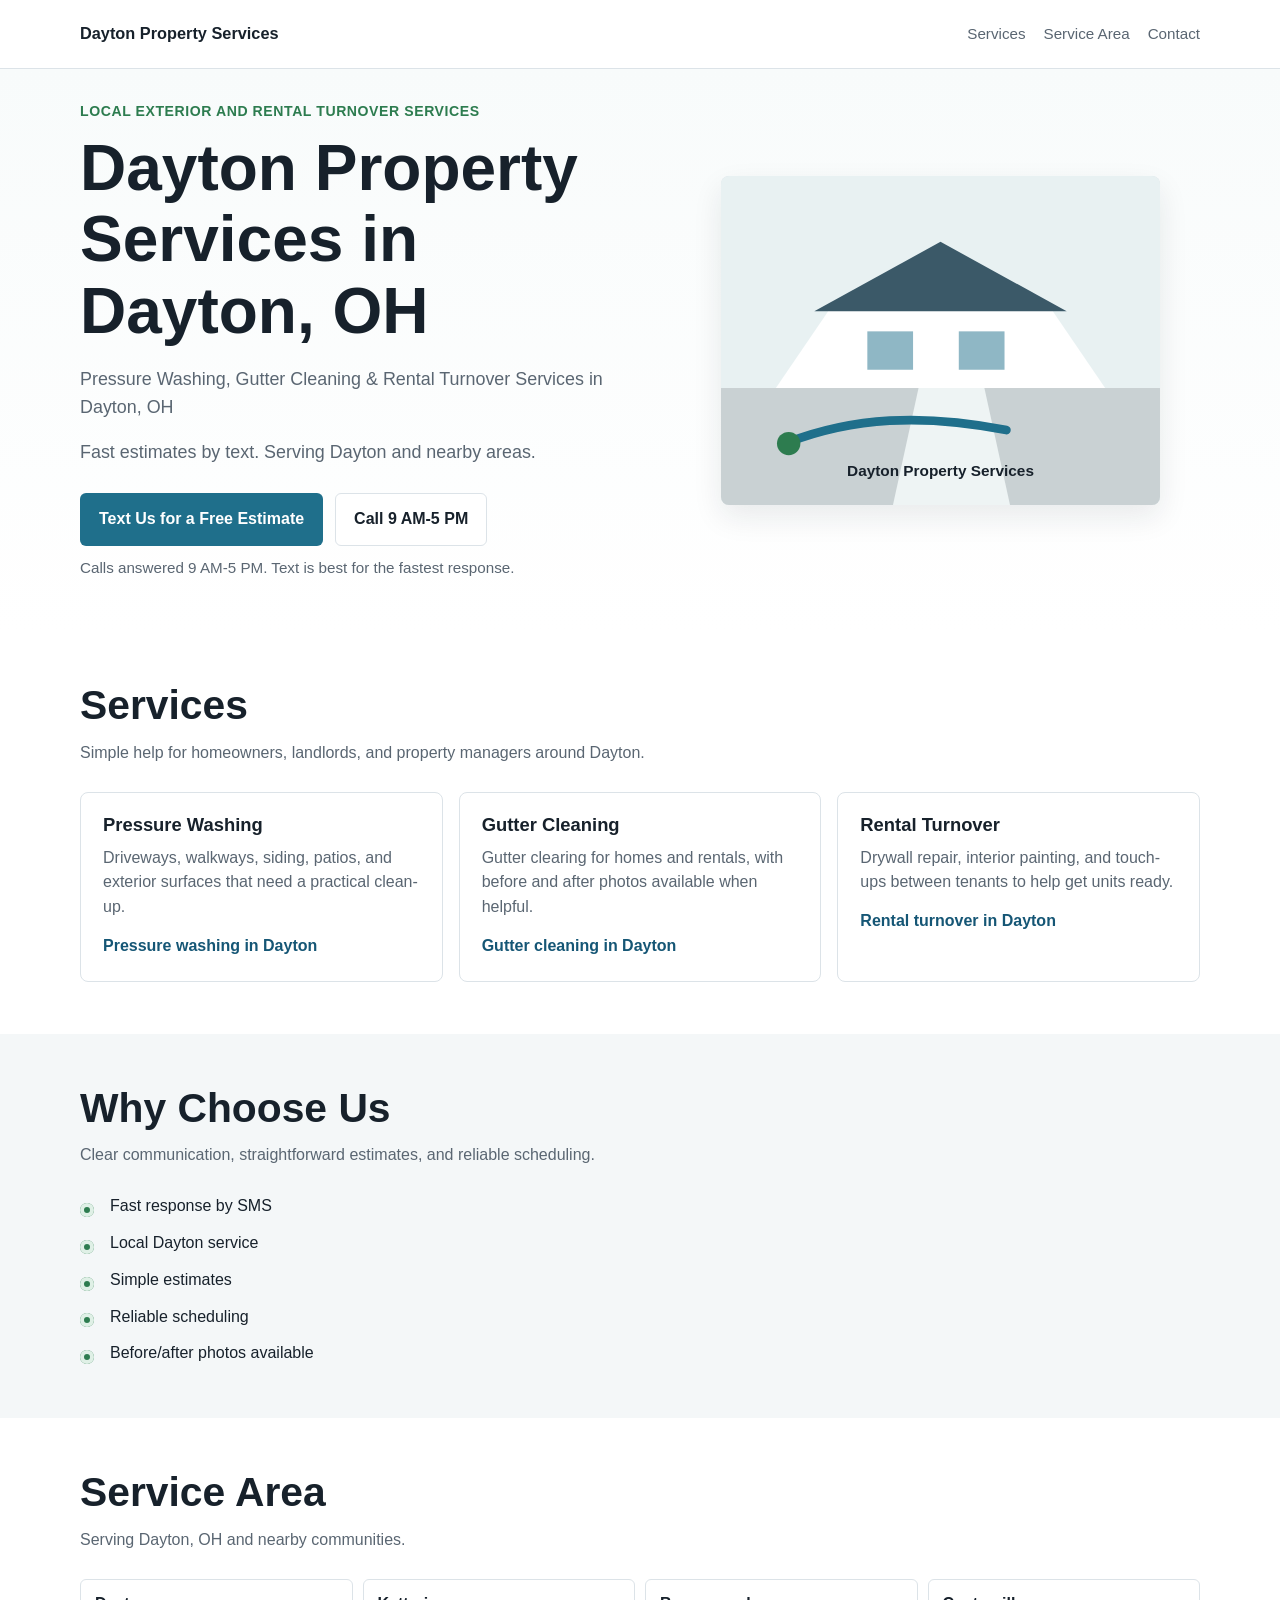
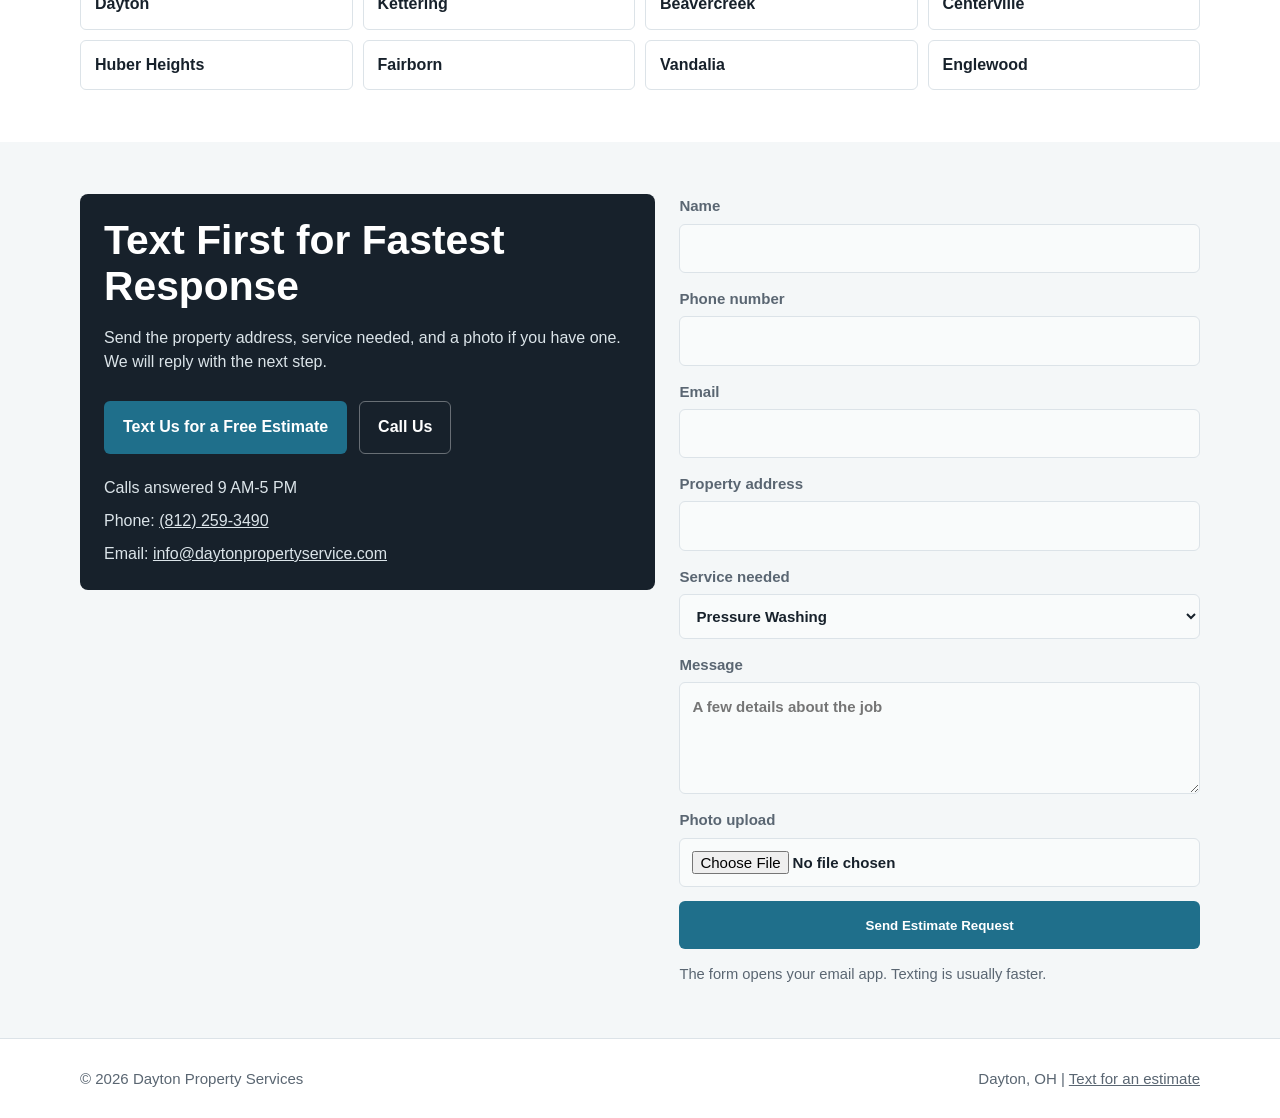
<file: index.html>
﻿<!doctype html>
<html lang="en">
  <head>
    <meta charset="utf-8">
    <meta name="viewport" content="width=device-width, initial-scale=1">
    <title>Dayton Property Services | Pressure Washing, Gutter Cleaning & Rental Turnover in Dayton, OH</title>
    <meta name="description" content="Dayton Property Services provides pressure washing, gutter cleaning, drywall repair, interior painting, and rental turnover help in Dayton, OH and nearby areas. Text for a free estimate.">
    <style>
:root {
  --ink: #17212b;
  --muted: #5a6672;
  --line: #dce3e8;
  --paper: #ffffff;
  --soft: #f4f7f8;
  --field: #f9fbfb;
  --blue: #1f6f8b;
  --blue-dark: #155675;
  --green: #2d7c4f;
  --gold: #b67a22;
  --shadow: 0 12px 30px rgba(23, 33, 43, 0.09);
  font-family: Arial, Helvetica, sans-serif;
}

* {
  box-sizing: border-box;
}

html {
  scroll-behavior: smooth;
}

body {
  margin: 0;
  color: var(--ink);
  background: var(--paper);
  line-height: 1.55;
}

a {
  color: inherit;
}

img {
  display: block;
  max-width: 100%;
}

.site-header {
  position: sticky;
  top: 0;
  z-index: 20;
  background: rgba(255, 255, 255, 0.96);
  border-bottom: 1px solid var(--line);
}

.nav {
  width: min(1120px, calc(100% - 32px));
  margin: 0 auto;
  min-height: 68px;
  display: flex;
  align-items: center;
  justify-content: space-between;
  gap: 16px;
}

.brand {
  text-decoration: none;
  font-weight: 800;
  font-size: 1.02rem;
}

.nav-links {
  display: none;
  align-items: center;
  gap: 18px;
  color: var(--muted);
  font-size: 0.95rem;
}

.nav-links a {
  text-decoration: none;
}

.section {
  padding: 52px 0;
}

.section.soft {
  background: var(--soft);
}

.wrap {
  width: min(1120px, calc(100% - 32px));
  margin: 0 auto;
}

.hero {
  background: linear-gradient(180deg, #f8fbfb 0%, #ffffff 100%);
  padding: 32px 0 52px;
}

.hero-grid {
  display: grid;
  gap: 28px;
  align-items: center;
}

.eyebrow {
  margin: 0 0 10px;
  color: var(--green);
  font-weight: 800;
  font-size: 0.88rem;
  text-transform: uppercase;
  letter-spacing: 0.04em;
}

h1,
h2,
h3 {
  line-height: 1.12;
  margin: 0;
}

h1 {
  max-width: 780px;
  font-size: clamp(2rem, 8vw, 4rem);
}

h2 {
  font-size: clamp(1.7rem, 5vw, 2.55rem);
}

h3 {
  font-size: 1.15rem;
}

.lead {
  margin: 18px 0 0;
  max-width: 660px;
  color: var(--muted);
  font-size: 1.12rem;
}

.cta-row {
  margin-top: 26px;
  display: flex;
  flex-direction: column;
  gap: 12px;
}

.button {
  min-height: 48px;
  border-radius: 6px;
  padding: 13px 18px;
  display: inline-flex;
  justify-content: center;
  align-items: center;
  gap: 8px;
  border: 1px solid transparent;
  background: var(--blue);
  color: #fff;
  text-decoration: none;
  font-weight: 800;
  text-align: center;
}

.button:hover {
  background: var(--blue-dark);
}

.button.secondary {
  background: #fff;
  color: var(--ink);
  border-color: var(--line);
}

.button.secondary:hover {
  background: var(--soft);
}

.call-note {
  margin: 10px 0 0;
  color: var(--muted);
  font-size: 0.95rem;
}

.hero-photo {
  border-radius: 8px;
  overflow: hidden;
  box-shadow: var(--shadow);
  background: var(--line);
}

.hero-photo img {
  width: 100%;
  aspect-ratio: 4 / 3;
  object-fit: cover;
}

.section-head {
  max-width: 760px;
  margin-bottom: 26px;
}

.section-head p {
  margin: 12px 0 0;
  color: var(--muted);
}

.grid {
  display: grid;
  gap: 16px;
}

.cards {
  grid-template-columns: 1fr;
}

.card {
  border: 1px solid var(--line);
  border-radius: 8px;
  padding: 22px;
  background: #fff;
}

.card p {
  margin: 10px 0 0;
  color: var(--muted);
}

.card a {
  display: inline-block;
  margin-top: 14px;
  color: var(--blue-dark);
  font-weight: 800;
  text-decoration: none;
}

.check-list,
.area-list {
  list-style: none;
  padding: 0;
  margin: 0;
}

.check-list {
  display: grid;
  gap: 12px;
}

.check-list li {
  padding-left: 30px;
  position: relative;
}

.check-list li::before {
  content: "";
  position: absolute;
  left: 0;
  top: 0.55em;
  width: 14px;
  height: 14px;
  border-radius: 50%;
  background: var(--green);
  box-shadow: inset 0 0 0 4px #dff0e6;
}

.area-list {
  display: grid;
  grid-template-columns: repeat(2, minmax(0, 1fr));
  gap: 10px;
}

.area-list li {
  padding: 12px 14px;
  background: #fff;
  border: 1px solid var(--line);
  border-radius: 6px;
  font-weight: 700;
}

.contact-grid {
  display: grid;
  gap: 24px;
  align-items: start;
}

.contact-panel {
  padding: 24px;
  border-radius: 8px;
  background: var(--ink);
  color: #fff;
}

.contact-panel p {
  color: #dbe4e9;
}

.contact-panel .button.secondary {
  color: #fff;
  background: transparent;
  border-color: rgba(255, 255, 255, 0.35);
}

.contact-panel .button.secondary:hover {
  background: rgba(255, 255, 255, 0.1);
}

.contact-details {
  margin-top: 22px;
  display: grid;
  gap: 8px;
  color: #dbe4e9;
}

form {
  display: grid;
  gap: 14px;
}

label {
  display: grid;
  gap: 6px;
  color: var(--muted);
  font-weight: 700;
  font-size: 0.94rem;
}

input,
select,
textarea {
  width: 100%;
  border: 1px solid var(--line);
  border-radius: 6px;
  padding: 12px;
  background: var(--field);
  color: var(--ink);
  font: inherit;
}

textarea {
  min-height: 112px;
  resize: vertical;
}

.form-note {
  margin: 0;
  color: var(--muted);
  font-size: 0.92rem;
}

.service-hero {
  padding: 48px 0;
  background: var(--soft);
}

.service-body {
  max-width: 820px;
}

.service-body p {
  color: var(--muted);
}

.mini-nav {
  padding: 18px 0 0;
  display: flex;
  flex-wrap: wrap;
  gap: 10px;
}

.mini-nav a {
  padding: 8px 10px;
  border: 1px solid var(--line);
  border-radius: 6px;
  text-decoration: none;
  color: var(--muted);
  font-weight: 700;
  font-size: 0.92rem;
}

.site-footer {
  padding: 28px 0;
  border-top: 1px solid var(--line);
  color: var(--muted);
  font-size: 0.94rem;
}

.footer-inner {
  display: grid;
  gap: 8px;
}

@media (min-width: 720px) {
  .nav-links {
    display: flex;
  }

  .hero-grid,
  .contact-grid {
    grid-template-columns: 1.05fr 0.95fr;
  }

  .cta-row {
    flex-direction: row;
    align-items: center;
  }

  .cards {
    grid-template-columns: repeat(3, minmax(0, 1fr));
  }

  .area-list {
    grid-template-columns: repeat(4, minmax(0, 1fr));
  }

  .footer-inner {
    grid-template-columns: 1fr auto;
  }
}

@media (max-width: 420px) {
  .wrap,
  .nav {
    width: min(100% - 24px, 1120px);
  }

  .button {
    width: 100%;
  }

  .area-list {
    grid-template-columns: 1fr;
  }
}

</style>
  </head>
  <body>
    <header class="site-header">
      <nav class="nav" aria-label="Main navigation">
        <a class="brand" href="index.html" data-business-name>Dayton Property Services</a>
        <div class="nav-links">
          <a href="#services">Services</a>
          <a href="#areas">Service Area</a>
          <a href="#contact">Contact</a>
        </div>
      </nav>
    </header>

    <main>
      <section class="hero">
        <div class="wrap hero-grid">
          <div>
            <p class="eyebrow">Local exterior and rental turnover services</p>
            <h1>Dayton Property Services in Dayton, OH</h1>
            <p class="lead">Pressure Washing, Gutter Cleaning & Rental Turnover Services in Dayton, OH</p>
            <p class="lead">Fast estimates by text. Serving Dayton and nearby areas.</p>
            <div class="cta-row">
              <a class="button" href="sms:+18122593490" data-sms-link>Text Us for a Free Estimate</a>
              <a class="button secondary" href="tel:+18122593490" data-phone-link>Call 9 AM-5 PM</a>
            </div>
            <p class="call-note">Calls answered 9 AM-5 PM. Text is best for the fastest response.</p>
          </div>
          <figure class="hero-photo">
            <img src="data:image/svg+xml,%3Csvg%20xmlns%3D%22http%3A//www.w3.org/2000/svg%22%20viewBox%3D%220%200%201200%20900%22%3E%3Crect%20width%3D%221200%22%20height%3D%22900%22%20fill%3D%22%23e8f1f2%22/%3E%3Crect%20y%3D%22580%22%20width%3D%221200%22%20height%3D%22320%22%20fill%3D%22%23c9d1d3%22/%3E%3Cpath%20d%3D%22M150%20580h900L900%20360H300z%22%20fill%3D%22%23ffffff%22/%3E%3Cpath%20d%3D%22M255%20370l345-190%20345%20190z%22%20fill%3D%22%233b5968%22/%3E%3Crect%20x%3D%22400%22%20y%3D%22425%22%20width%3D%22125%22%20height%3D%22105%22%20fill%3D%22%238fb7c5%22/%3E%3Crect%20x%3D%22650%22%20y%3D%22425%22%20width%3D%22125%22%20height%3D%22105%22%20fill%3D%22%238fb7c5%22/%3E%3Cpath%20d%3D%22M470%20900h320L720%20580H540z%22%20fill%3D%22%23eef4f4%22/%3E%3Cpath%20d%3D%22M180%20730c180-70%20370-80%20600-35%22%20stroke%3D%22%231f6f8b%22%20stroke-width%3D%2224%22%20fill%3D%22none%22%20stroke-linecap%3D%22round%22/%3E%3Ccircle%20cx%3D%22185%22%20cy%3D%22732%22%20r%3D%2232%22%20fill%3D%22%232d7c4f%22/%3E%3Ctext%20x%3D%22600%22%20y%3D%22820%22%20font-family%3D%22Arial%22%20font-size%3D%2242%22%20font-weight%3D%22700%22%20text-anchor%3D%22middle%22%20fill%3D%22%2317212b%22%3EDayton%20Property%20Services%3C/text%3E%3C/svg%3E" alt="Clean driveway and home exterior after property service work">
          </figure>
        </div>
      </section>

      <section class="section" id="services">
        <div class="wrap">
          <div class="section-head">
            <h2>Services</h2>
            <p>Simple help for homeowners, landlords, and property managers around Dayton.</p>
          </div>
          <div class="grid cards">
            <article class="card">
              <h3>Pressure Washing</h3>
              <p>Driveways, walkways, siding, patios, and exterior surfaces that need a practical clean-up.</p>
              <a href="pressure-washing-dayton-oh/">Pressure washing in Dayton</a>
            </article>
            <article class="card">
              <h3>Gutter Cleaning</h3>
              <p>Gutter clearing for homes and rentals, with before and after photos available when helpful.</p>
              <a href="gutter-cleaning-dayton-oh/">Gutter cleaning in Dayton</a>
            </article>
            <article class="card">
              <h3>Rental Turnover</h3>
              <p>Drywall repair, interior painting, and touch-ups between tenants to help get units ready.</p>
              <a href="rental-turnover-dayton-oh/">Rental turnover in Dayton</a>
            </article>
          </div>
        </div>
      </section>

      <section class="section soft">
        <div class="wrap">
          <div class="section-head">
            <h2>Why Choose Us</h2>
            <p>Clear communication, straightforward estimates, and reliable scheduling.</p>
          </div>
          <ul class="check-list">
            <li>Fast response by SMS</li>
            <li>Local Dayton service</li>
            <li>Simple estimates</li>
            <li>Reliable scheduling</li>
            <li>Before/after photos available</li>
          </ul>
        </div>
      </section>

      <section class="section" id="areas">
        <div class="wrap">
          <div class="section-head">
            <h2>Service Area</h2>
            <p>Serving Dayton, OH and nearby communities.</p>
          </div>
          <ul class="area-list" data-area-list>
            <li>Dayton</li>
            <li>Kettering</li>
            <li>Beavercreek</li>
            <li>Centerville</li>
            <li>Huber Heights</li>
            <li>Fairborn</li>
            <li>Vandalia</li>
            <li>Englewood</li>
          </ul>
        </div>
      </section>

      <section class="section soft" id="contact">
        <div class="wrap contact-grid">
          <div class="contact-panel">
            <h2>Text First for Fastest Response</h2>
            <p>Send the property address, service needed, and a photo if you have one. We will reply with the next step.</p>
            <div class="cta-row">
              <a class="button" href="sms:+18122593490" data-sms-link>Text Us for a Free Estimate</a>
              <a class="button secondary" href="tel:+18122593490" data-phone-link>Call Us</a>
            </div>
            <div class="contact-details">
              <span>Calls answered 9 AM-5 PM</span>
              <span>Phone: <a href="tel:+18122593490" data-phone-link data-phone>(812) 259-3490</a></span>
              <span>Email: <a href="mailto:info@daytonpropertyservice.com" data-email-link data-email>info@daytonpropertyservice.com</a></span>
            </div>
          </div>
          <form data-contact-form>
            <label>Name<input name="name" autocomplete="name" required></label>
            <label>Phone number<input name="phone" type="tel" autocomplete="tel" required></label>
            <label>Email<input name="email" type="email" autocomplete="email"></label>
            <label>Property address<input name="property-address" autocomplete="street-address"></label>
            <label>Service needed
              <select name="service-needed">
                <option>Pressure Washing</option>
                <option>Gutter Cleaning</option>
                <option>Rental Turnover</option>
                <option>Drywall Repair</option>
                <option>Interior Painting</option>
                <option>Not sure yet</option>
              </select>
            </label>
            <label>Message<textarea name="message" placeholder="A few details about the job"></textarea></label>
            <label>Photo upload<input name="photo" type="file" accept="image/*"></label>
            <button class="button" type="submit">Send Estimate Request</button>
            <p class="form-note">The form opens your email app. Texting is usually faster.</p>
          </form>
        </div>
      </section>
    </main>

    <footer class="site-footer">
      <div class="wrap footer-inner">
        <span>&copy; 2026 <span data-business-name>Dayton Property Services</span></span>
        <span>Dayton, OH | <a href="sms:+18122593490" data-sms-link>Text for an estimate</a></span>
      </div>
    </footer>
    
  </body>
</html>
</file>
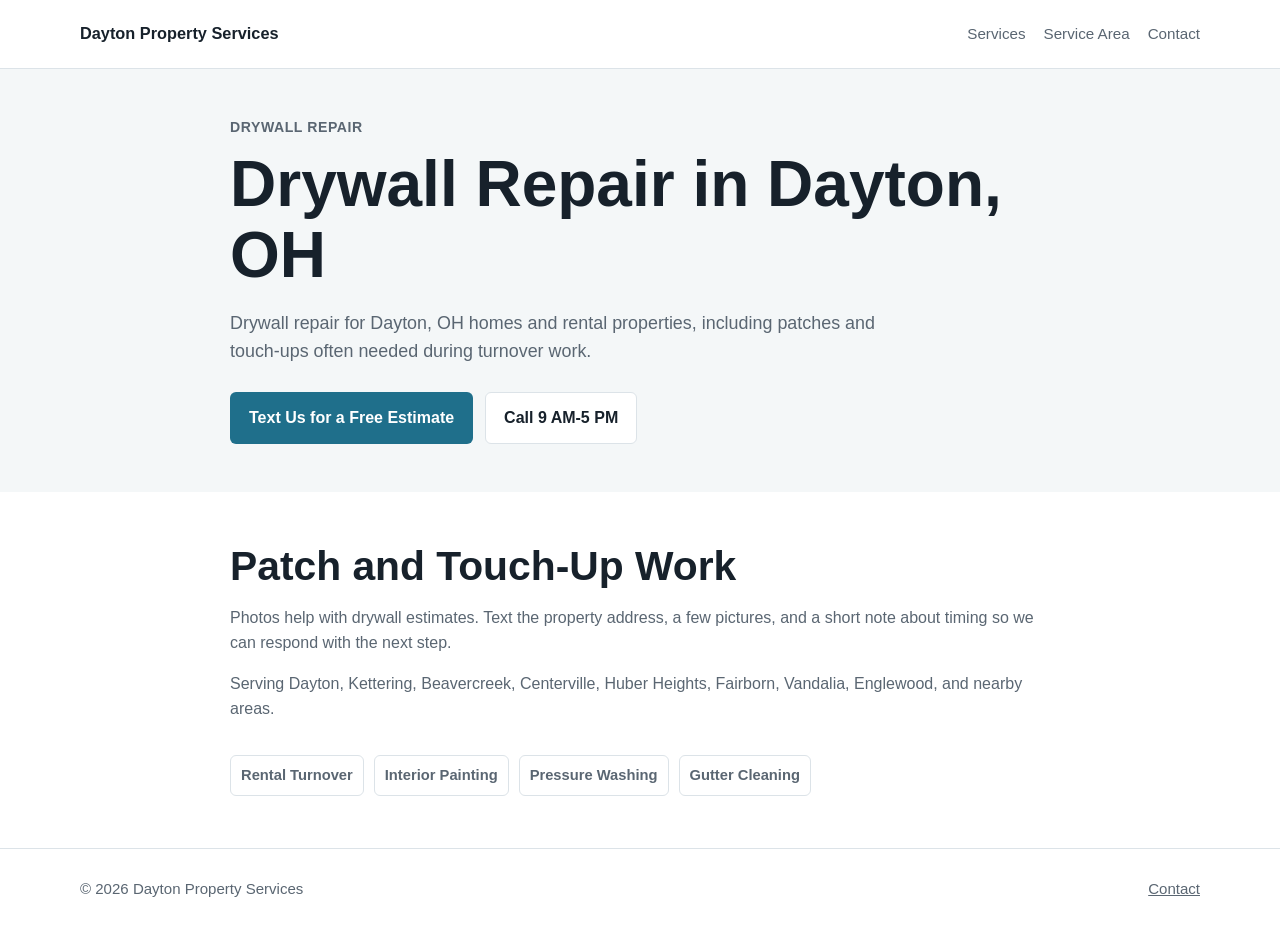
<file: drywall-repair-dayton-oh/index.html>
﻿<!doctype html>
<html lang="en">
  <head>
    <meta charset="utf-8">
    <meta name="viewport" content="width=device-width, initial-scale=1">
    <title>Drywall Repair Dayton, OH | Dayton Property Services</title>
    <meta name="description" content="Drywall repair in Dayton, OH for rental turnovers, wall damage, patches, and touch-ups. Text Dayton Property Services for an estimate.">
    <style>
:root {
  --ink: #17212b;
  --muted: #5a6672;
  --line: #dce3e8;
  --paper: #ffffff;
  --soft: #f4f7f8;
  --field: #f9fbfb;
  --blue: #1f6f8b;
  --blue-dark: #155675;
  --green: #2d7c4f;
  --gold: #b67a22;
  --shadow: 0 12px 30px rgba(23, 33, 43, 0.09);
  font-family: Arial, Helvetica, sans-serif;
}

* {
  box-sizing: border-box;
}

html {
  scroll-behavior: smooth;
}

body {
  margin: 0;
  color: var(--ink);
  background: var(--paper);
  line-height: 1.55;
}

a {
  color: inherit;
}

img {
  display: block;
  max-width: 100%;
}

.site-header {
  position: sticky;
  top: 0;
  z-index: 20;
  background: rgba(255, 255, 255, 0.96);
  border-bottom: 1px solid var(--line);
}

.nav {
  width: min(1120px, calc(100% - 32px));
  margin: 0 auto;
  min-height: 68px;
  display: flex;
  align-items: center;
  justify-content: space-between;
  gap: 16px;
}

.brand {
  text-decoration: none;
  font-weight: 800;
  font-size: 1.02rem;
}

.nav-links {
  display: none;
  align-items: center;
  gap: 18px;
  color: var(--muted);
  font-size: 0.95rem;
}

.nav-links a {
  text-decoration: none;
}

.section {
  padding: 52px 0;
}

.section.soft {
  background: var(--soft);
}

.wrap {
  width: min(1120px, calc(100% - 32px));
  margin: 0 auto;
}

.hero {
  background: linear-gradient(180deg, #f8fbfb 0%, #ffffff 100%);
  padding: 32px 0 52px;
}

.hero-grid {
  display: grid;
  gap: 28px;
  align-items: center;
}

.eyebrow {
  margin: 0 0 10px;
  color: var(--green);
  font-weight: 800;
  font-size: 0.88rem;
  text-transform: uppercase;
  letter-spacing: 0.04em;
}

h1,
h2,
h3 {
  line-height: 1.12;
  margin: 0;
}

h1 {
  max-width: 780px;
  font-size: clamp(2rem, 8vw, 4rem);
}

h2 {
  font-size: clamp(1.7rem, 5vw, 2.55rem);
}

h3 {
  font-size: 1.15rem;
}

.lead {
  margin: 18px 0 0;
  max-width: 660px;
  color: var(--muted);
  font-size: 1.12rem;
}

.cta-row {
  margin-top: 26px;
  display: flex;
  flex-direction: column;
  gap: 12px;
}

.button {
  min-height: 48px;
  border-radius: 6px;
  padding: 13px 18px;
  display: inline-flex;
  justify-content: center;
  align-items: center;
  gap: 8px;
  border: 1px solid transparent;
  background: var(--blue);
  color: #fff;
  text-decoration: none;
  font-weight: 800;
  text-align: center;
}

.button:hover {
  background: var(--blue-dark);
}

.button.secondary {
  background: #fff;
  color: var(--ink);
  border-color: var(--line);
}

.button.secondary:hover {
  background: var(--soft);
}

.call-note {
  margin: 10px 0 0;
  color: var(--muted);
  font-size: 0.95rem;
}

.hero-photo {
  border-radius: 8px;
  overflow: hidden;
  box-shadow: var(--shadow);
  background: var(--line);
}

.hero-photo img {
  width: 100%;
  aspect-ratio: 4 / 3;
  object-fit: cover;
}

.section-head {
  max-width: 760px;
  margin-bottom: 26px;
}

.section-head p {
  margin: 12px 0 0;
  color: var(--muted);
}

.grid {
  display: grid;
  gap: 16px;
}

.cards {
  grid-template-columns: 1fr;
}

.card {
  border: 1px solid var(--line);
  border-radius: 8px;
  padding: 22px;
  background: #fff;
}

.card p {
  margin: 10px 0 0;
  color: var(--muted);
}

.card a {
  display: inline-block;
  margin-top: 14px;
  color: var(--blue-dark);
  font-weight: 800;
  text-decoration: none;
}

.check-list,
.area-list {
  list-style: none;
  padding: 0;
  margin: 0;
}

.check-list {
  display: grid;
  gap: 12px;
}

.check-list li {
  padding-left: 30px;
  position: relative;
}

.check-list li::before {
  content: "";
  position: absolute;
  left: 0;
  top: 0.55em;
  width: 14px;
  height: 14px;
  border-radius: 50%;
  background: var(--green);
  box-shadow: inset 0 0 0 4px #dff0e6;
}

.area-list {
  display: grid;
  grid-template-columns: repeat(2, minmax(0, 1fr));
  gap: 10px;
}

.area-list li {
  padding: 12px 14px;
  background: #fff;
  border: 1px solid var(--line);
  border-radius: 6px;
  font-weight: 700;
}

.contact-grid {
  display: grid;
  gap: 24px;
  align-items: start;
}

.contact-panel {
  padding: 24px;
  border-radius: 8px;
  background: var(--ink);
  color: #fff;
}

.contact-panel p {
  color: #dbe4e9;
}

.contact-panel .button.secondary {
  color: #fff;
  background: transparent;
  border-color: rgba(255, 255, 255, 0.35);
}

.contact-panel .button.secondary:hover {
  background: rgba(255, 255, 255, 0.1);
}

.contact-details {
  margin-top: 22px;
  display: grid;
  gap: 8px;
  color: #dbe4e9;
}

form {
  display: grid;
  gap: 14px;
}

label {
  display: grid;
  gap: 6px;
  color: var(--muted);
  font-weight: 700;
  font-size: 0.94rem;
}

input,
select,
textarea {
  width: 100%;
  border: 1px solid var(--line);
  border-radius: 6px;
  padding: 12px;
  background: var(--field);
  color: var(--ink);
  font: inherit;
}

textarea {
  min-height: 112px;
  resize: vertical;
}

.form-note {
  margin: 0;
  color: var(--muted);
  font-size: 0.92rem;
}

.service-hero {
  padding: 48px 0;
  background: var(--soft);
}

.service-body {
  max-width: 820px;
}

.service-body p {
  color: var(--muted);
}

.mini-nav {
  padding: 18px 0 0;
  display: flex;
  flex-wrap: wrap;
  gap: 10px;
}

.mini-nav a {
  padding: 8px 10px;
  border: 1px solid var(--line);
  border-radius: 6px;
  text-decoration: none;
  color: var(--muted);
  font-weight: 700;
  font-size: 0.92rem;
}

.site-footer {
  padding: 28px 0;
  border-top: 1px solid var(--line);
  color: var(--muted);
  font-size: 0.94rem;
}

.footer-inner {
  display: grid;
  gap: 8px;
}

@media (min-width: 720px) {
  .nav-links {
    display: flex;
  }

  .hero-grid,
  .contact-grid {
    grid-template-columns: 1.05fr 0.95fr;
  }

  .cta-row {
    flex-direction: row;
    align-items: center;
  }

  .cards {
    grid-template-columns: repeat(3, minmax(0, 1fr));
  }

  .area-list {
    grid-template-columns: repeat(4, minmax(0, 1fr));
  }

  .footer-inner {
    grid-template-columns: 1fr auto;
  }
}

@media (max-width: 420px) {
  .wrap,
  .nav {
    width: min(100% - 24px, 1120px);
  }

  .button {
    width: 100%;
  }

  .area-list {
    grid-template-columns: 1fr;
  }
}

</style>
  </head>
  <body>
    <header class="site-header"><nav class="nav"><a class="brand" href="../index.html" data-business-name>Dayton Property Services</a><div class="nav-links"><a href="../index.html#services">Services</a><a href="../index.html#areas">Service Area</a><a href="../index.html#contact">Contact</a></div></nav></header>
    <main>
      <section class="service-hero"><div class="wrap service-body"><p class="eyebrow">Drywall Repair</p><h1>Drywall Repair in Dayton, OH</h1><p class="lead">Drywall repair for Dayton, OH homes and rental properties, including patches and touch-ups often needed during turnover work.</p><div class="cta-row"><a class="button" href="sms:+18122593490" data-sms-link>Text Us for a Free Estimate</a><a class="button secondary" href="tel:+18122593490" data-phone-link>Call 9 AM-5 PM</a></div></div></section>
      <section class="section"><div class="wrap service-body"><h2>Patch and Touch-Up Work</h2><p>Photos help with drywall estimates. Text the property address, a few pictures, and a short note about timing so we can respond with the next step.</p><p>Serving Dayton, Kettering, Beavercreek, Centerville, Huber Heights, Fairborn, Vandalia, Englewood, and nearby areas.</p><div class="mini-nav"><a href="../rental-turnover-dayton-oh/">Rental Turnover</a><a href="../interior-painting-dayton-oh/">Interior Painting</a><a href="../pressure-washing-dayton-oh/">Pressure Washing</a><a href="../gutter-cleaning-dayton-oh/">Gutter Cleaning</a></div></div></section>
    </main>
    <footer class="site-footer"><div class="wrap footer-inner"><span>&copy; 2026 <span data-business-name>Dayton Property Services</span></span><span><a href="../index.html#contact">Contact</a></span></div></footer>
    
  </body>
</html>
</file>
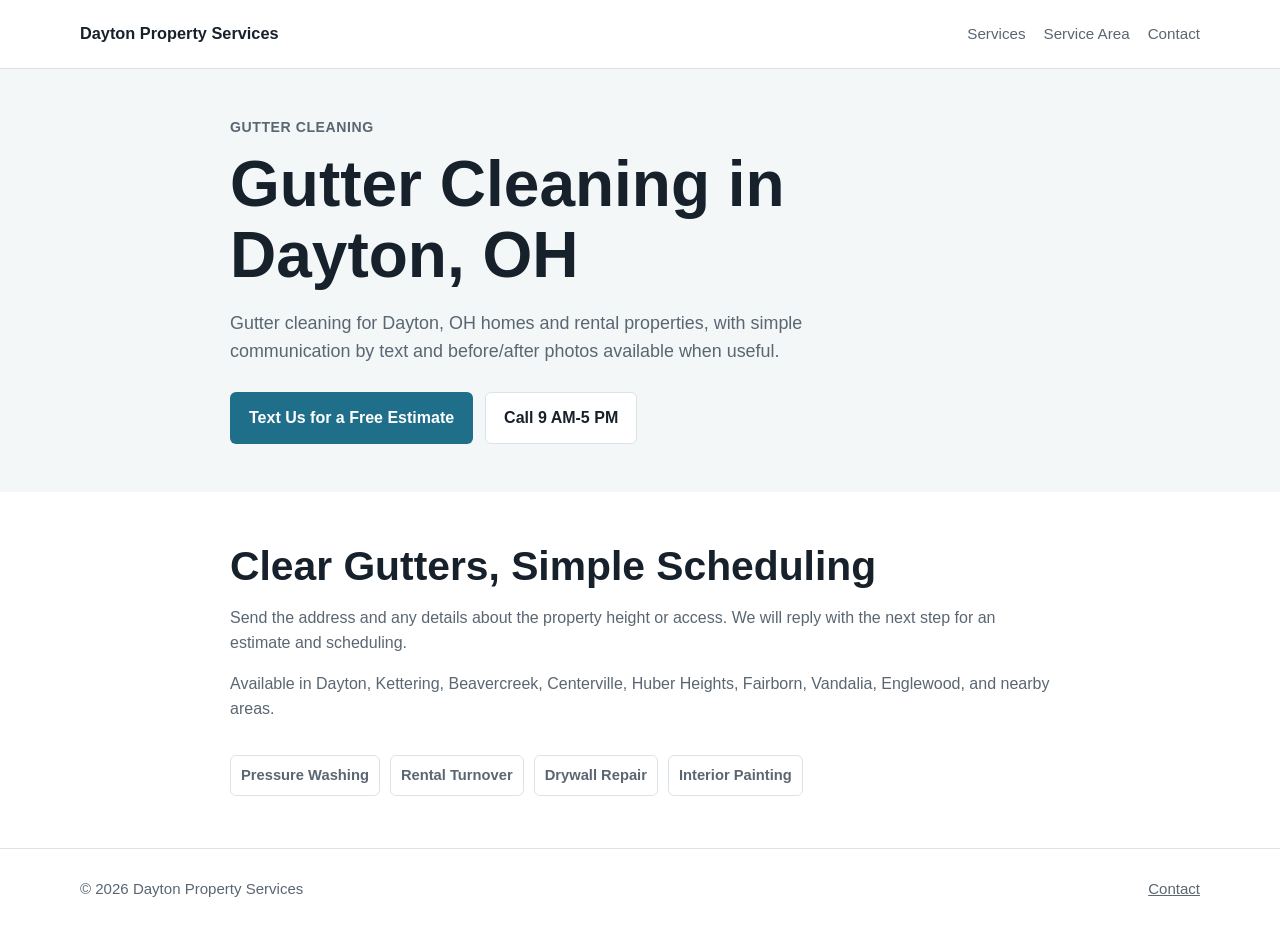
<file: gutter-cleaning-dayton-oh/index.html>
﻿<!doctype html>
<html lang="en">
  <head>
    <meta charset="utf-8">
    <meta name="viewport" content="width=device-width, initial-scale=1">
    <title>Gutter Cleaning Dayton, OH | Dayton Property Services</title>
    <meta name="description" content="Gutter cleaning in Dayton, OH for homes and rentals. Text Dayton Property Services for a simple estimate and scheduling information.">
    <style>
:root {
  --ink: #17212b;
  --muted: #5a6672;
  --line: #dce3e8;
  --paper: #ffffff;
  --soft: #f4f7f8;
  --field: #f9fbfb;
  --blue: #1f6f8b;
  --blue-dark: #155675;
  --green: #2d7c4f;
  --gold: #b67a22;
  --shadow: 0 12px 30px rgba(23, 33, 43, 0.09);
  font-family: Arial, Helvetica, sans-serif;
}

* {
  box-sizing: border-box;
}

html {
  scroll-behavior: smooth;
}

body {
  margin: 0;
  color: var(--ink);
  background: var(--paper);
  line-height: 1.55;
}

a {
  color: inherit;
}

img {
  display: block;
  max-width: 100%;
}

.site-header {
  position: sticky;
  top: 0;
  z-index: 20;
  background: rgba(255, 255, 255, 0.96);
  border-bottom: 1px solid var(--line);
}

.nav {
  width: min(1120px, calc(100% - 32px));
  margin: 0 auto;
  min-height: 68px;
  display: flex;
  align-items: center;
  justify-content: space-between;
  gap: 16px;
}

.brand {
  text-decoration: none;
  font-weight: 800;
  font-size: 1.02rem;
}

.nav-links {
  display: none;
  align-items: center;
  gap: 18px;
  color: var(--muted);
  font-size: 0.95rem;
}

.nav-links a {
  text-decoration: none;
}

.section {
  padding: 52px 0;
}

.section.soft {
  background: var(--soft);
}

.wrap {
  width: min(1120px, calc(100% - 32px));
  margin: 0 auto;
}

.hero {
  background: linear-gradient(180deg, #f8fbfb 0%, #ffffff 100%);
  padding: 32px 0 52px;
}

.hero-grid {
  display: grid;
  gap: 28px;
  align-items: center;
}

.eyebrow {
  margin: 0 0 10px;
  color: var(--green);
  font-weight: 800;
  font-size: 0.88rem;
  text-transform: uppercase;
  letter-spacing: 0.04em;
}

h1,
h2,
h3 {
  line-height: 1.12;
  margin: 0;
}

h1 {
  max-width: 780px;
  font-size: clamp(2rem, 8vw, 4rem);
}

h2 {
  font-size: clamp(1.7rem, 5vw, 2.55rem);
}

h3 {
  font-size: 1.15rem;
}

.lead {
  margin: 18px 0 0;
  max-width: 660px;
  color: var(--muted);
  font-size: 1.12rem;
}

.cta-row {
  margin-top: 26px;
  display: flex;
  flex-direction: column;
  gap: 12px;
}

.button {
  min-height: 48px;
  border-radius: 6px;
  padding: 13px 18px;
  display: inline-flex;
  justify-content: center;
  align-items: center;
  gap: 8px;
  border: 1px solid transparent;
  background: var(--blue);
  color: #fff;
  text-decoration: none;
  font-weight: 800;
  text-align: center;
}

.button:hover {
  background: var(--blue-dark);
}

.button.secondary {
  background: #fff;
  color: var(--ink);
  border-color: var(--line);
}

.button.secondary:hover {
  background: var(--soft);
}

.call-note {
  margin: 10px 0 0;
  color: var(--muted);
  font-size: 0.95rem;
}

.hero-photo {
  border-radius: 8px;
  overflow: hidden;
  box-shadow: var(--shadow);
  background: var(--line);
}

.hero-photo img {
  width: 100%;
  aspect-ratio: 4 / 3;
  object-fit: cover;
}

.section-head {
  max-width: 760px;
  margin-bottom: 26px;
}

.section-head p {
  margin: 12px 0 0;
  color: var(--muted);
}

.grid {
  display: grid;
  gap: 16px;
}

.cards {
  grid-template-columns: 1fr;
}

.card {
  border: 1px solid var(--line);
  border-radius: 8px;
  padding: 22px;
  background: #fff;
}

.card p {
  margin: 10px 0 0;
  color: var(--muted);
}

.card a {
  display: inline-block;
  margin-top: 14px;
  color: var(--blue-dark);
  font-weight: 800;
  text-decoration: none;
}

.check-list,
.area-list {
  list-style: none;
  padding: 0;
  margin: 0;
}

.check-list {
  display: grid;
  gap: 12px;
}

.check-list li {
  padding-left: 30px;
  position: relative;
}

.check-list li::before {
  content: "";
  position: absolute;
  left: 0;
  top: 0.55em;
  width: 14px;
  height: 14px;
  border-radius: 50%;
  background: var(--green);
  box-shadow: inset 0 0 0 4px #dff0e6;
}

.area-list {
  display: grid;
  grid-template-columns: repeat(2, minmax(0, 1fr));
  gap: 10px;
}

.area-list li {
  padding: 12px 14px;
  background: #fff;
  border: 1px solid var(--line);
  border-radius: 6px;
  font-weight: 700;
}

.contact-grid {
  display: grid;
  gap: 24px;
  align-items: start;
}

.contact-panel {
  padding: 24px;
  border-radius: 8px;
  background: var(--ink);
  color: #fff;
}

.contact-panel p {
  color: #dbe4e9;
}

.contact-panel .button.secondary {
  color: #fff;
  background: transparent;
  border-color: rgba(255, 255, 255, 0.35);
}

.contact-panel .button.secondary:hover {
  background: rgba(255, 255, 255, 0.1);
}

.contact-details {
  margin-top: 22px;
  display: grid;
  gap: 8px;
  color: #dbe4e9;
}

form {
  display: grid;
  gap: 14px;
}

label {
  display: grid;
  gap: 6px;
  color: var(--muted);
  font-weight: 700;
  font-size: 0.94rem;
}

input,
select,
textarea {
  width: 100%;
  border: 1px solid var(--line);
  border-radius: 6px;
  padding: 12px;
  background: var(--field);
  color: var(--ink);
  font: inherit;
}

textarea {
  min-height: 112px;
  resize: vertical;
}

.form-note {
  margin: 0;
  color: var(--muted);
  font-size: 0.92rem;
}

.service-hero {
  padding: 48px 0;
  background: var(--soft);
}

.service-body {
  max-width: 820px;
}

.service-body p {
  color: var(--muted);
}

.mini-nav {
  padding: 18px 0 0;
  display: flex;
  flex-wrap: wrap;
  gap: 10px;
}

.mini-nav a {
  padding: 8px 10px;
  border: 1px solid var(--line);
  border-radius: 6px;
  text-decoration: none;
  color: var(--muted);
  font-weight: 700;
  font-size: 0.92rem;
}

.site-footer {
  padding: 28px 0;
  border-top: 1px solid var(--line);
  color: var(--muted);
  font-size: 0.94rem;
}

.footer-inner {
  display: grid;
  gap: 8px;
}

@media (min-width: 720px) {
  .nav-links {
    display: flex;
  }

  .hero-grid,
  .contact-grid {
    grid-template-columns: 1.05fr 0.95fr;
  }

  .cta-row {
    flex-direction: row;
    align-items: center;
  }

  .cards {
    grid-template-columns: repeat(3, minmax(0, 1fr));
  }

  .area-list {
    grid-template-columns: repeat(4, minmax(0, 1fr));
  }

  .footer-inner {
    grid-template-columns: 1fr auto;
  }
}

@media (max-width: 420px) {
  .wrap,
  .nav {
    width: min(100% - 24px, 1120px);
  }

  .button {
    width: 100%;
  }

  .area-list {
    grid-template-columns: 1fr;
  }
}

</style>
  </head>
  <body>
    <header class="site-header"><nav class="nav"><a class="brand" href="../index.html" data-business-name>Dayton Property Services</a><div class="nav-links"><a href="../index.html#services">Services</a><a href="../index.html#areas">Service Area</a><a href="../index.html#contact">Contact</a></div></nav></header>
    <main>
      <section class="service-hero"><div class="wrap service-body"><p class="eyebrow">Gutter Cleaning</p><h1>Gutter Cleaning in Dayton, OH</h1><p class="lead">Gutter cleaning for Dayton, OH homes and rental properties, with simple communication by text and before/after photos available when useful.</p><div class="cta-row"><a class="button" href="sms:+18122593490" data-sms-link>Text Us for a Free Estimate</a><a class="button secondary" href="tel:+18122593490" data-phone-link>Call 9 AM-5 PM</a></div></div></section>
      <section class="section"><div class="wrap service-body"><h2>Clear Gutters, Simple Scheduling</h2><p>Send the address and any details about the property height or access. We will reply with the next step for an estimate and scheduling.</p><p>Available in Dayton, Kettering, Beavercreek, Centerville, Huber Heights, Fairborn, Vandalia, Englewood, and nearby areas.</p><div class="mini-nav"><a href="../pressure-washing-dayton-oh/">Pressure Washing</a><a href="../rental-turnover-dayton-oh/">Rental Turnover</a><a href="../drywall-repair-dayton-oh/">Drywall Repair</a><a href="../interior-painting-dayton-oh/">Interior Painting</a></div></div></section>
    </main>
    <footer class="site-footer"><div class="wrap footer-inner"><span>&copy; 2026 <span data-business-name>Dayton Property Services</span></span><span><a href="../index.html#contact">Contact</a></span></div></footer>
    
  </body>
</html>
</file>
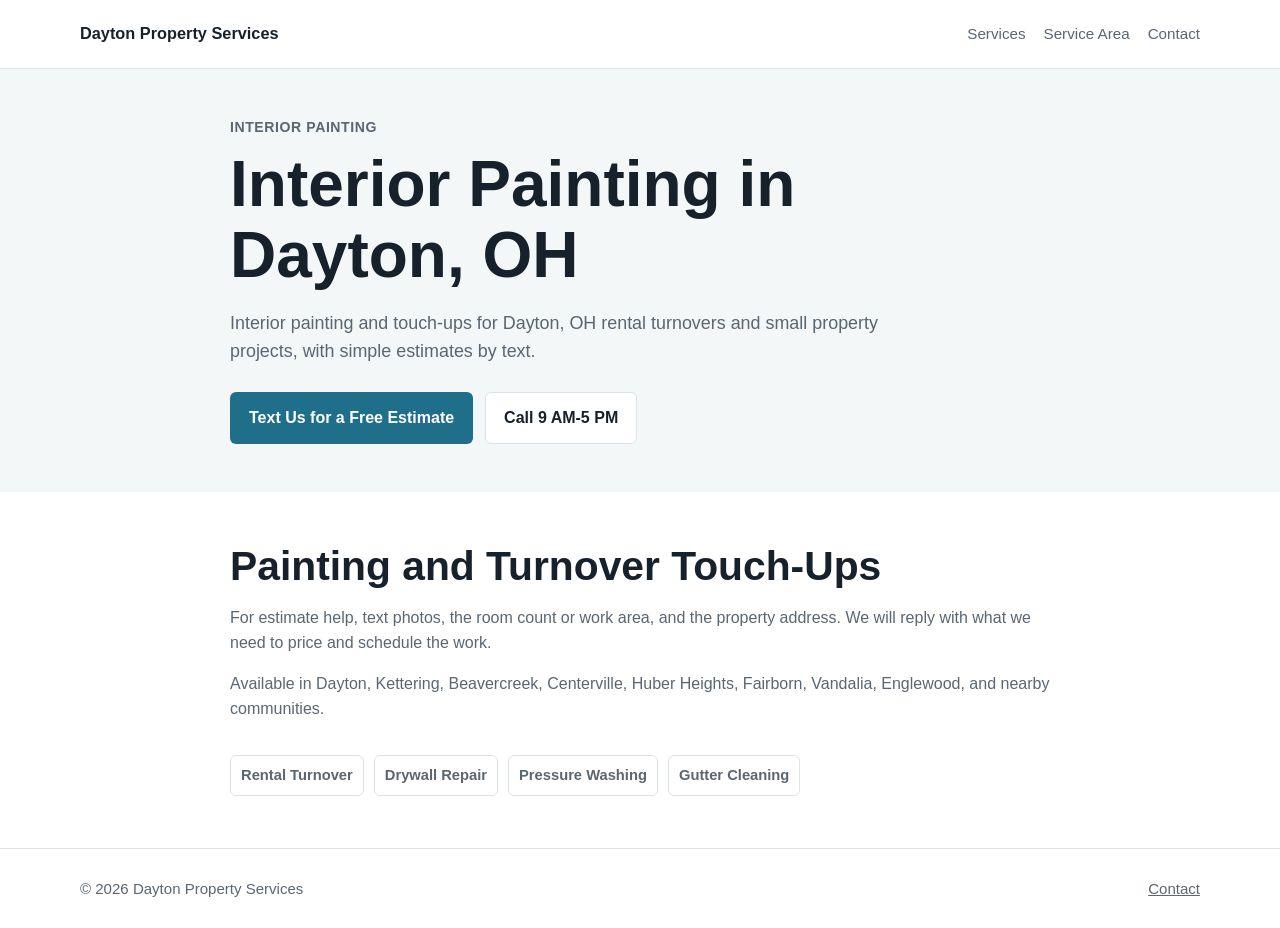
<file: interior-painting-dayton-oh/index.html>
﻿<!doctype html>
<html lang="en">
  <head>
    <meta charset="utf-8">
    <meta name="viewport" content="width=device-width, initial-scale=1">
    <title>Interior Painting Dayton, OH | Dayton Property Services</title>
    <meta name="description" content="Interior painting in Dayton, OH for rental turnover, touch-ups, and practical repainting work. Text Dayton Property Services for an estimate.">
    <style>
:root {
  --ink: #17212b;
  --muted: #5a6672;
  --line: #dce3e8;
  --paper: #ffffff;
  --soft: #f4f7f8;
  --field: #f9fbfb;
  --blue: #1f6f8b;
  --blue-dark: #155675;
  --green: #2d7c4f;
  --gold: #b67a22;
  --shadow: 0 12px 30px rgba(23, 33, 43, 0.09);
  font-family: Arial, Helvetica, sans-serif;
}

* {
  box-sizing: border-box;
}

html {
  scroll-behavior: smooth;
}

body {
  margin: 0;
  color: var(--ink);
  background: var(--paper);
  line-height: 1.55;
}

a {
  color: inherit;
}

img {
  display: block;
  max-width: 100%;
}

.site-header {
  position: sticky;
  top: 0;
  z-index: 20;
  background: rgba(255, 255, 255, 0.96);
  border-bottom: 1px solid var(--line);
}

.nav {
  width: min(1120px, calc(100% - 32px));
  margin: 0 auto;
  min-height: 68px;
  display: flex;
  align-items: center;
  justify-content: space-between;
  gap: 16px;
}

.brand {
  text-decoration: none;
  font-weight: 800;
  font-size: 1.02rem;
}

.nav-links {
  display: none;
  align-items: center;
  gap: 18px;
  color: var(--muted);
  font-size: 0.95rem;
}

.nav-links a {
  text-decoration: none;
}

.section {
  padding: 52px 0;
}

.section.soft {
  background: var(--soft);
}

.wrap {
  width: min(1120px, calc(100% - 32px));
  margin: 0 auto;
}

.hero {
  background: linear-gradient(180deg, #f8fbfb 0%, #ffffff 100%);
  padding: 32px 0 52px;
}

.hero-grid {
  display: grid;
  gap: 28px;
  align-items: center;
}

.eyebrow {
  margin: 0 0 10px;
  color: var(--green);
  font-weight: 800;
  font-size: 0.88rem;
  text-transform: uppercase;
  letter-spacing: 0.04em;
}

h1,
h2,
h3 {
  line-height: 1.12;
  margin: 0;
}

h1 {
  max-width: 780px;
  font-size: clamp(2rem, 8vw, 4rem);
}

h2 {
  font-size: clamp(1.7rem, 5vw, 2.55rem);
}

h3 {
  font-size: 1.15rem;
}

.lead {
  margin: 18px 0 0;
  max-width: 660px;
  color: var(--muted);
  font-size: 1.12rem;
}

.cta-row {
  margin-top: 26px;
  display: flex;
  flex-direction: column;
  gap: 12px;
}

.button {
  min-height: 48px;
  border-radius: 6px;
  padding: 13px 18px;
  display: inline-flex;
  justify-content: center;
  align-items: center;
  gap: 8px;
  border: 1px solid transparent;
  background: var(--blue);
  color: #fff;
  text-decoration: none;
  font-weight: 800;
  text-align: center;
}

.button:hover {
  background: var(--blue-dark);
}

.button.secondary {
  background: #fff;
  color: var(--ink);
  border-color: var(--line);
}

.button.secondary:hover {
  background: var(--soft);
}

.call-note {
  margin: 10px 0 0;
  color: var(--muted);
  font-size: 0.95rem;
}

.hero-photo {
  border-radius: 8px;
  overflow: hidden;
  box-shadow: var(--shadow);
  background: var(--line);
}

.hero-photo img {
  width: 100%;
  aspect-ratio: 4 / 3;
  object-fit: cover;
}

.section-head {
  max-width: 760px;
  margin-bottom: 26px;
}

.section-head p {
  margin: 12px 0 0;
  color: var(--muted);
}

.grid {
  display: grid;
  gap: 16px;
}

.cards {
  grid-template-columns: 1fr;
}

.card {
  border: 1px solid var(--line);
  border-radius: 8px;
  padding: 22px;
  background: #fff;
}

.card p {
  margin: 10px 0 0;
  color: var(--muted);
}

.card a {
  display: inline-block;
  margin-top: 14px;
  color: var(--blue-dark);
  font-weight: 800;
  text-decoration: none;
}

.check-list,
.area-list {
  list-style: none;
  padding: 0;
  margin: 0;
}

.check-list {
  display: grid;
  gap: 12px;
}

.check-list li {
  padding-left: 30px;
  position: relative;
}

.check-list li::before {
  content: "";
  position: absolute;
  left: 0;
  top: 0.55em;
  width: 14px;
  height: 14px;
  border-radius: 50%;
  background: var(--green);
  box-shadow: inset 0 0 0 4px #dff0e6;
}

.area-list {
  display: grid;
  grid-template-columns: repeat(2, minmax(0, 1fr));
  gap: 10px;
}

.area-list li {
  padding: 12px 14px;
  background: #fff;
  border: 1px solid var(--line);
  border-radius: 6px;
  font-weight: 700;
}

.contact-grid {
  display: grid;
  gap: 24px;
  align-items: start;
}

.contact-panel {
  padding: 24px;
  border-radius: 8px;
  background: var(--ink);
  color: #fff;
}

.contact-panel p {
  color: #dbe4e9;
}

.contact-panel .button.secondary {
  color: #fff;
  background: transparent;
  border-color: rgba(255, 255, 255, 0.35);
}

.contact-panel .button.secondary:hover {
  background: rgba(255, 255, 255, 0.1);
}

.contact-details {
  margin-top: 22px;
  display: grid;
  gap: 8px;
  color: #dbe4e9;
}

form {
  display: grid;
  gap: 14px;
}

label {
  display: grid;
  gap: 6px;
  color: var(--muted);
  font-weight: 700;
  font-size: 0.94rem;
}

input,
select,
textarea {
  width: 100%;
  border: 1px solid var(--line);
  border-radius: 6px;
  padding: 12px;
  background: var(--field);
  color: var(--ink);
  font: inherit;
}

textarea {
  min-height: 112px;
  resize: vertical;
}

.form-note {
  margin: 0;
  color: var(--muted);
  font-size: 0.92rem;
}

.service-hero {
  padding: 48px 0;
  background: var(--soft);
}

.service-body {
  max-width: 820px;
}

.service-body p {
  color: var(--muted);
}

.mini-nav {
  padding: 18px 0 0;
  display: flex;
  flex-wrap: wrap;
  gap: 10px;
}

.mini-nav a {
  padding: 8px 10px;
  border: 1px solid var(--line);
  border-radius: 6px;
  text-decoration: none;
  color: var(--muted);
  font-weight: 700;
  font-size: 0.92rem;
}

.site-footer {
  padding: 28px 0;
  border-top: 1px solid var(--line);
  color: var(--muted);
  font-size: 0.94rem;
}

.footer-inner {
  display: grid;
  gap: 8px;
}

@media (min-width: 720px) {
  .nav-links {
    display: flex;
  }

  .hero-grid,
  .contact-grid {
    grid-template-columns: 1.05fr 0.95fr;
  }

  .cta-row {
    flex-direction: row;
    align-items: center;
  }

  .cards {
    grid-template-columns: repeat(3, minmax(0, 1fr));
  }

  .area-list {
    grid-template-columns: repeat(4, minmax(0, 1fr));
  }

  .footer-inner {
    grid-template-columns: 1fr auto;
  }
}

@media (max-width: 420px) {
  .wrap,
  .nav {
    width: min(100% - 24px, 1120px);
  }

  .button {
    width: 100%;
  }

  .area-list {
    grid-template-columns: 1fr;
  }
}

</style>
  </head>
  <body>
    <header class="site-header"><nav class="nav"><a class="brand" href="../index.html" data-business-name>Dayton Property Services</a><div class="nav-links"><a href="../index.html#services">Services</a><a href="../index.html#areas">Service Area</a><a href="../index.html#contact">Contact</a></div></nav></header>
    <main>
      <section class="service-hero"><div class="wrap service-body"><p class="eyebrow">Interior Painting</p><h1>Interior Painting in Dayton, OH</h1><p class="lead">Interior painting and touch-ups for Dayton, OH rental turnovers and small property projects, with simple estimates by text.</p><div class="cta-row"><a class="button" href="sms:+18122593490" data-sms-link>Text Us for a Free Estimate</a><a class="button secondary" href="tel:+18122593490" data-phone-link>Call 9 AM-5 PM</a></div></div></section>
      <section class="section"><div class="wrap service-body"><h2>Painting and Turnover Touch-Ups</h2><p>For estimate help, text photos, the room count or work area, and the property address. We will reply with what we need to price and schedule the work.</p><p>Available in Dayton, Kettering, Beavercreek, Centerville, Huber Heights, Fairborn, Vandalia, Englewood, and nearby communities.</p><div class="mini-nav"><a href="../rental-turnover-dayton-oh/">Rental Turnover</a><a href="../drywall-repair-dayton-oh/">Drywall Repair</a><a href="../pressure-washing-dayton-oh/">Pressure Washing</a><a href="../gutter-cleaning-dayton-oh/">Gutter Cleaning</a></div></div></section>
    </main>
    <footer class="site-footer"><div class="wrap footer-inner"><span>&copy; 2026 <span data-business-name>Dayton Property Services</span></span><span><a href="../index.html#contact">Contact</a></span></div></footer>
    
  </body>
</html>
</file>
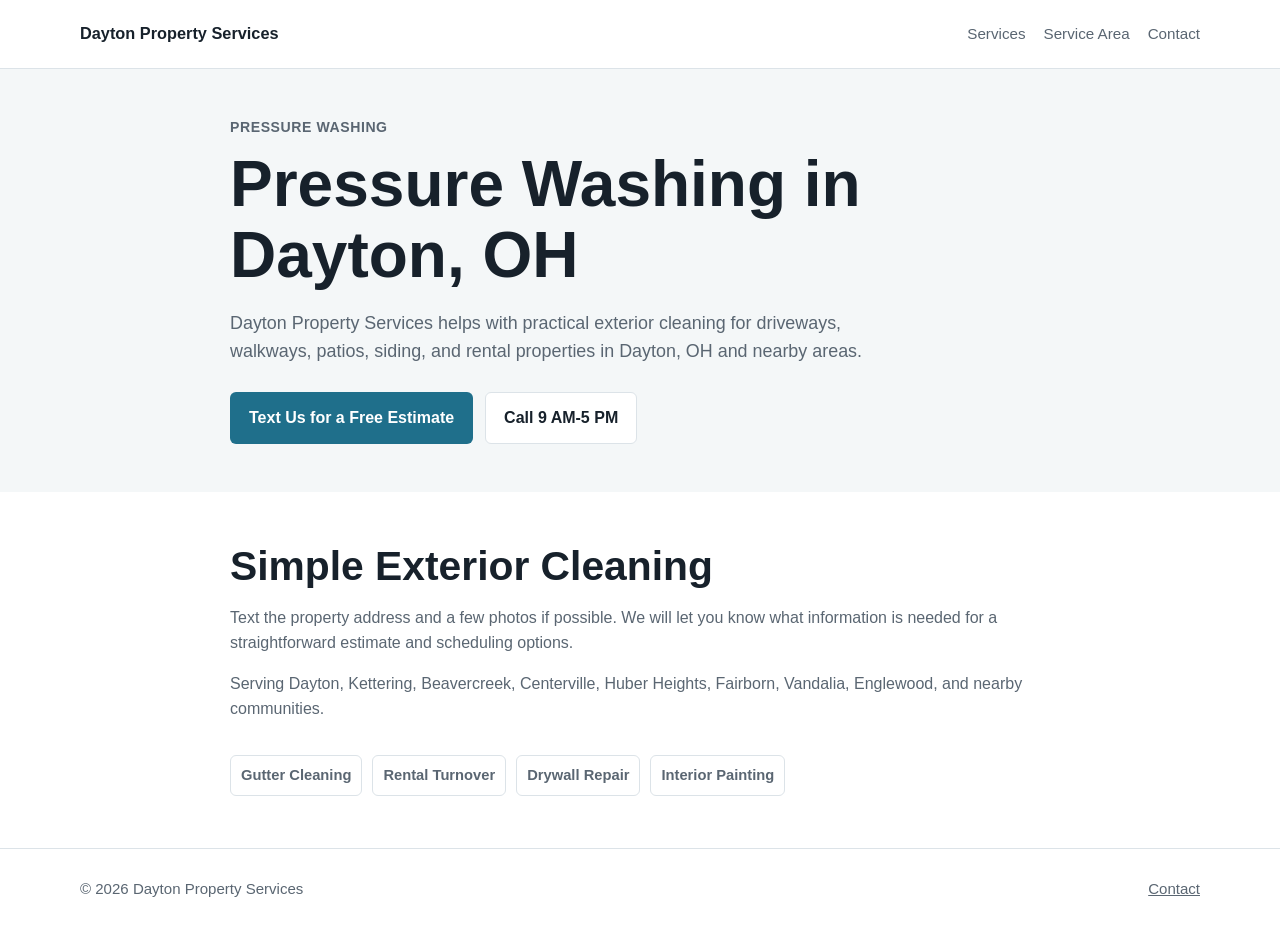
<file: pressure-washing-dayton-oh/index.html>
﻿<!doctype html>
<html lang="en">
  <head>
    <meta charset="utf-8">
    <meta name="viewport" content="width=device-width, initial-scale=1">
    <title>Pressure Washing Dayton, OH | Dayton Property Services</title>
    <meta name="description" content="Pressure washing in Dayton, OH for driveways, walkways, siding, patios, and rental properties. Text Dayton Property Services for a simple estimate.">
    <style>
:root {
  --ink: #17212b;
  --muted: #5a6672;
  --line: #dce3e8;
  --paper: #ffffff;
  --soft: #f4f7f8;
  --field: #f9fbfb;
  --blue: #1f6f8b;
  --blue-dark: #155675;
  --green: #2d7c4f;
  --gold: #b67a22;
  --shadow: 0 12px 30px rgba(23, 33, 43, 0.09);
  font-family: Arial, Helvetica, sans-serif;
}

* {
  box-sizing: border-box;
}

html {
  scroll-behavior: smooth;
}

body {
  margin: 0;
  color: var(--ink);
  background: var(--paper);
  line-height: 1.55;
}

a {
  color: inherit;
}

img {
  display: block;
  max-width: 100%;
}

.site-header {
  position: sticky;
  top: 0;
  z-index: 20;
  background: rgba(255, 255, 255, 0.96);
  border-bottom: 1px solid var(--line);
}

.nav {
  width: min(1120px, calc(100% - 32px));
  margin: 0 auto;
  min-height: 68px;
  display: flex;
  align-items: center;
  justify-content: space-between;
  gap: 16px;
}

.brand {
  text-decoration: none;
  font-weight: 800;
  font-size: 1.02rem;
}

.nav-links {
  display: none;
  align-items: center;
  gap: 18px;
  color: var(--muted);
  font-size: 0.95rem;
}

.nav-links a {
  text-decoration: none;
}

.section {
  padding: 52px 0;
}

.section.soft {
  background: var(--soft);
}

.wrap {
  width: min(1120px, calc(100% - 32px));
  margin: 0 auto;
}

.hero {
  background: linear-gradient(180deg, #f8fbfb 0%, #ffffff 100%);
  padding: 32px 0 52px;
}

.hero-grid {
  display: grid;
  gap: 28px;
  align-items: center;
}

.eyebrow {
  margin: 0 0 10px;
  color: var(--green);
  font-weight: 800;
  font-size: 0.88rem;
  text-transform: uppercase;
  letter-spacing: 0.04em;
}

h1,
h2,
h3 {
  line-height: 1.12;
  margin: 0;
}

h1 {
  max-width: 780px;
  font-size: clamp(2rem, 8vw, 4rem);
}

h2 {
  font-size: clamp(1.7rem, 5vw, 2.55rem);
}

h3 {
  font-size: 1.15rem;
}

.lead {
  margin: 18px 0 0;
  max-width: 660px;
  color: var(--muted);
  font-size: 1.12rem;
}

.cta-row {
  margin-top: 26px;
  display: flex;
  flex-direction: column;
  gap: 12px;
}

.button {
  min-height: 48px;
  border-radius: 6px;
  padding: 13px 18px;
  display: inline-flex;
  justify-content: center;
  align-items: center;
  gap: 8px;
  border: 1px solid transparent;
  background: var(--blue);
  color: #fff;
  text-decoration: none;
  font-weight: 800;
  text-align: center;
}

.button:hover {
  background: var(--blue-dark);
}

.button.secondary {
  background: #fff;
  color: var(--ink);
  border-color: var(--line);
}

.button.secondary:hover {
  background: var(--soft);
}

.call-note {
  margin: 10px 0 0;
  color: var(--muted);
  font-size: 0.95rem;
}

.hero-photo {
  border-radius: 8px;
  overflow: hidden;
  box-shadow: var(--shadow);
  background: var(--line);
}

.hero-photo img {
  width: 100%;
  aspect-ratio: 4 / 3;
  object-fit: cover;
}

.section-head {
  max-width: 760px;
  margin-bottom: 26px;
}

.section-head p {
  margin: 12px 0 0;
  color: var(--muted);
}

.grid {
  display: grid;
  gap: 16px;
}

.cards {
  grid-template-columns: 1fr;
}

.card {
  border: 1px solid var(--line);
  border-radius: 8px;
  padding: 22px;
  background: #fff;
}

.card p {
  margin: 10px 0 0;
  color: var(--muted);
}

.card a {
  display: inline-block;
  margin-top: 14px;
  color: var(--blue-dark);
  font-weight: 800;
  text-decoration: none;
}

.check-list,
.area-list {
  list-style: none;
  padding: 0;
  margin: 0;
}

.check-list {
  display: grid;
  gap: 12px;
}

.check-list li {
  padding-left: 30px;
  position: relative;
}

.check-list li::before {
  content: "";
  position: absolute;
  left: 0;
  top: 0.55em;
  width: 14px;
  height: 14px;
  border-radius: 50%;
  background: var(--green);
  box-shadow: inset 0 0 0 4px #dff0e6;
}

.area-list {
  display: grid;
  grid-template-columns: repeat(2, minmax(0, 1fr));
  gap: 10px;
}

.area-list li {
  padding: 12px 14px;
  background: #fff;
  border: 1px solid var(--line);
  border-radius: 6px;
  font-weight: 700;
}

.contact-grid {
  display: grid;
  gap: 24px;
  align-items: start;
}

.contact-panel {
  padding: 24px;
  border-radius: 8px;
  background: var(--ink);
  color: #fff;
}

.contact-panel p {
  color: #dbe4e9;
}

.contact-panel .button.secondary {
  color: #fff;
  background: transparent;
  border-color: rgba(255, 255, 255, 0.35);
}

.contact-panel .button.secondary:hover {
  background: rgba(255, 255, 255, 0.1);
}

.contact-details {
  margin-top: 22px;
  display: grid;
  gap: 8px;
  color: #dbe4e9;
}

form {
  display: grid;
  gap: 14px;
}

label {
  display: grid;
  gap: 6px;
  color: var(--muted);
  font-weight: 700;
  font-size: 0.94rem;
}

input,
select,
textarea {
  width: 100%;
  border: 1px solid var(--line);
  border-radius: 6px;
  padding: 12px;
  background: var(--field);
  color: var(--ink);
  font: inherit;
}

textarea {
  min-height: 112px;
  resize: vertical;
}

.form-note {
  margin: 0;
  color: var(--muted);
  font-size: 0.92rem;
}

.service-hero {
  padding: 48px 0;
  background: var(--soft);
}

.service-body {
  max-width: 820px;
}

.service-body p {
  color: var(--muted);
}

.mini-nav {
  padding: 18px 0 0;
  display: flex;
  flex-wrap: wrap;
  gap: 10px;
}

.mini-nav a {
  padding: 8px 10px;
  border: 1px solid var(--line);
  border-radius: 6px;
  text-decoration: none;
  color: var(--muted);
  font-weight: 700;
  font-size: 0.92rem;
}

.site-footer {
  padding: 28px 0;
  border-top: 1px solid var(--line);
  color: var(--muted);
  font-size: 0.94rem;
}

.footer-inner {
  display: grid;
  gap: 8px;
}

@media (min-width: 720px) {
  .nav-links {
    display: flex;
  }

  .hero-grid,
  .contact-grid {
    grid-template-columns: 1.05fr 0.95fr;
  }

  .cta-row {
    flex-direction: row;
    align-items: center;
  }

  .cards {
    grid-template-columns: repeat(3, minmax(0, 1fr));
  }

  .area-list {
    grid-template-columns: repeat(4, minmax(0, 1fr));
  }

  .footer-inner {
    grid-template-columns: 1fr auto;
  }
}

@media (max-width: 420px) {
  .wrap,
  .nav {
    width: min(100% - 24px, 1120px);
  }

  .button {
    width: 100%;
  }

  .area-list {
    grid-template-columns: 1fr;
  }
}

</style>
  </head>
  <body>
    <header class="site-header"><nav class="nav"><a class="brand" href="../index.html" data-business-name>Dayton Property Services</a><div class="nav-links"><a href="../index.html#services">Services</a><a href="../index.html#areas">Service Area</a><a href="../index.html#contact">Contact</a></div></nav></header>
    <main>
      <section class="service-hero"><div class="wrap service-body"><p class="eyebrow">Pressure Washing</p><h1>Pressure Washing in Dayton, OH</h1><p class="lead">Dayton Property Services helps with practical exterior cleaning for driveways, walkways, patios, siding, and rental properties in Dayton, OH and nearby areas.</p><div class="cta-row"><a class="button" href="sms:+18122593490" data-sms-link>Text Us for a Free Estimate</a><a class="button secondary" href="tel:+18122593490" data-phone-link>Call 9 AM-5 PM</a></div></div></section>
      <section class="section"><div class="wrap service-body"><h2>Simple Exterior Cleaning</h2><p>Text the property address and a few photos if possible. We will let you know what information is needed for a straightforward estimate and scheduling options.</p><p>Serving Dayton, Kettering, Beavercreek, Centerville, Huber Heights, Fairborn, Vandalia, Englewood, and nearby communities.</p><div class="mini-nav"><a href="../gutter-cleaning-dayton-oh/">Gutter Cleaning</a><a href="../rental-turnover-dayton-oh/">Rental Turnover</a><a href="../drywall-repair-dayton-oh/">Drywall Repair</a><a href="../interior-painting-dayton-oh/">Interior Painting</a></div></div></section>
    </main>
    <footer class="site-footer"><div class="wrap footer-inner"><span>&copy; 2026 <span data-business-name>Dayton Property Services</span></span><span><a href="../index.html#contact">Contact</a></span></div></footer>
    
  </body>
</html>
</file>
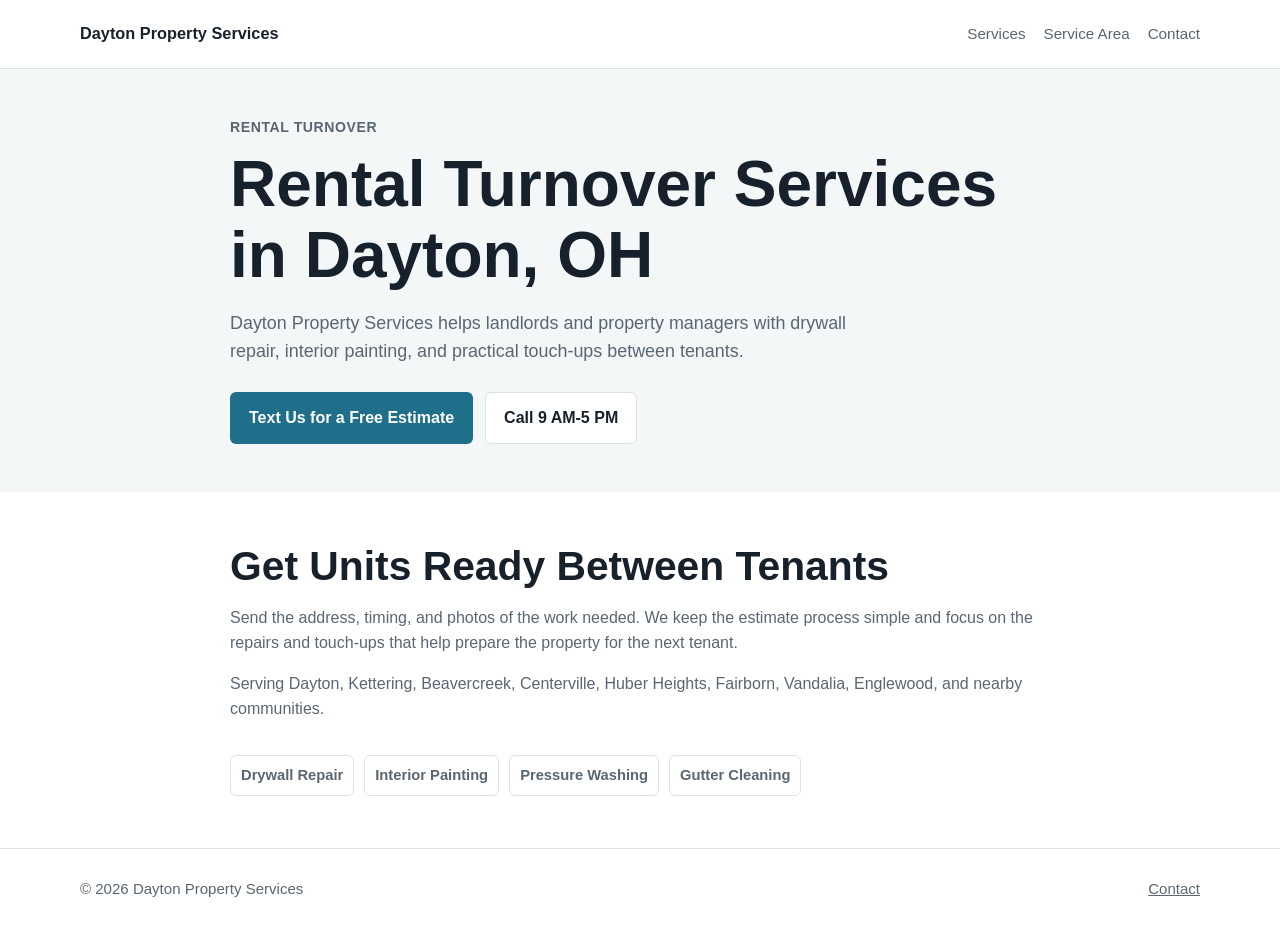
<file: rental-turnover-dayton-oh/index.html>
﻿<!doctype html>
<html lang="en">
  <head>
    <meta charset="utf-8">
    <meta name="viewport" content="width=device-width, initial-scale=1">
    <title>Rental Turnover Dayton, OH | Dayton Property Services</title>
    <meta name="description" content="Rental turnover help in Dayton, OH including drywall repair, interior painting, and touch-ups between tenants. Text for an estimate.">
    <style>
:root {
  --ink: #17212b;
  --muted: #5a6672;
  --line: #dce3e8;
  --paper: #ffffff;
  --soft: #f4f7f8;
  --field: #f9fbfb;
  --blue: #1f6f8b;
  --blue-dark: #155675;
  --green: #2d7c4f;
  --gold: #b67a22;
  --shadow: 0 12px 30px rgba(23, 33, 43, 0.09);
  font-family: Arial, Helvetica, sans-serif;
}

* {
  box-sizing: border-box;
}

html {
  scroll-behavior: smooth;
}

body {
  margin: 0;
  color: var(--ink);
  background: var(--paper);
  line-height: 1.55;
}

a {
  color: inherit;
}

img {
  display: block;
  max-width: 100%;
}

.site-header {
  position: sticky;
  top: 0;
  z-index: 20;
  background: rgba(255, 255, 255, 0.96);
  border-bottom: 1px solid var(--line);
}

.nav {
  width: min(1120px, calc(100% - 32px));
  margin: 0 auto;
  min-height: 68px;
  display: flex;
  align-items: center;
  justify-content: space-between;
  gap: 16px;
}

.brand {
  text-decoration: none;
  font-weight: 800;
  font-size: 1.02rem;
}

.nav-links {
  display: none;
  align-items: center;
  gap: 18px;
  color: var(--muted);
  font-size: 0.95rem;
}

.nav-links a {
  text-decoration: none;
}

.section {
  padding: 52px 0;
}

.section.soft {
  background: var(--soft);
}

.wrap {
  width: min(1120px, calc(100% - 32px));
  margin: 0 auto;
}

.hero {
  background: linear-gradient(180deg, #f8fbfb 0%, #ffffff 100%);
  padding: 32px 0 52px;
}

.hero-grid {
  display: grid;
  gap: 28px;
  align-items: center;
}

.eyebrow {
  margin: 0 0 10px;
  color: var(--green);
  font-weight: 800;
  font-size: 0.88rem;
  text-transform: uppercase;
  letter-spacing: 0.04em;
}

h1,
h2,
h3 {
  line-height: 1.12;
  margin: 0;
}

h1 {
  max-width: 780px;
  font-size: clamp(2rem, 8vw, 4rem);
}

h2 {
  font-size: clamp(1.7rem, 5vw, 2.55rem);
}

h3 {
  font-size: 1.15rem;
}

.lead {
  margin: 18px 0 0;
  max-width: 660px;
  color: var(--muted);
  font-size: 1.12rem;
}

.cta-row {
  margin-top: 26px;
  display: flex;
  flex-direction: column;
  gap: 12px;
}

.button {
  min-height: 48px;
  border-radius: 6px;
  padding: 13px 18px;
  display: inline-flex;
  justify-content: center;
  align-items: center;
  gap: 8px;
  border: 1px solid transparent;
  background: var(--blue);
  color: #fff;
  text-decoration: none;
  font-weight: 800;
  text-align: center;
}

.button:hover {
  background: var(--blue-dark);
}

.button.secondary {
  background: #fff;
  color: var(--ink);
  border-color: var(--line);
}

.button.secondary:hover {
  background: var(--soft);
}

.call-note {
  margin: 10px 0 0;
  color: var(--muted);
  font-size: 0.95rem;
}

.hero-photo {
  border-radius: 8px;
  overflow: hidden;
  box-shadow: var(--shadow);
  background: var(--line);
}

.hero-photo img {
  width: 100%;
  aspect-ratio: 4 / 3;
  object-fit: cover;
}

.section-head {
  max-width: 760px;
  margin-bottom: 26px;
}

.section-head p {
  margin: 12px 0 0;
  color: var(--muted);
}

.grid {
  display: grid;
  gap: 16px;
}

.cards {
  grid-template-columns: 1fr;
}

.card {
  border: 1px solid var(--line);
  border-radius: 8px;
  padding: 22px;
  background: #fff;
}

.card p {
  margin: 10px 0 0;
  color: var(--muted);
}

.card a {
  display: inline-block;
  margin-top: 14px;
  color: var(--blue-dark);
  font-weight: 800;
  text-decoration: none;
}

.check-list,
.area-list {
  list-style: none;
  padding: 0;
  margin: 0;
}

.check-list {
  display: grid;
  gap: 12px;
}

.check-list li {
  padding-left: 30px;
  position: relative;
}

.check-list li::before {
  content: "";
  position: absolute;
  left: 0;
  top: 0.55em;
  width: 14px;
  height: 14px;
  border-radius: 50%;
  background: var(--green);
  box-shadow: inset 0 0 0 4px #dff0e6;
}

.area-list {
  display: grid;
  grid-template-columns: repeat(2, minmax(0, 1fr));
  gap: 10px;
}

.area-list li {
  padding: 12px 14px;
  background: #fff;
  border: 1px solid var(--line);
  border-radius: 6px;
  font-weight: 700;
}

.contact-grid {
  display: grid;
  gap: 24px;
  align-items: start;
}

.contact-panel {
  padding: 24px;
  border-radius: 8px;
  background: var(--ink);
  color: #fff;
}

.contact-panel p {
  color: #dbe4e9;
}

.contact-panel .button.secondary {
  color: #fff;
  background: transparent;
  border-color: rgba(255, 255, 255, 0.35);
}

.contact-panel .button.secondary:hover {
  background: rgba(255, 255, 255, 0.1);
}

.contact-details {
  margin-top: 22px;
  display: grid;
  gap: 8px;
  color: #dbe4e9;
}

form {
  display: grid;
  gap: 14px;
}

label {
  display: grid;
  gap: 6px;
  color: var(--muted);
  font-weight: 700;
  font-size: 0.94rem;
}

input,
select,
textarea {
  width: 100%;
  border: 1px solid var(--line);
  border-radius: 6px;
  padding: 12px;
  background: var(--field);
  color: var(--ink);
  font: inherit;
}

textarea {
  min-height: 112px;
  resize: vertical;
}

.form-note {
  margin: 0;
  color: var(--muted);
  font-size: 0.92rem;
}

.service-hero {
  padding: 48px 0;
  background: var(--soft);
}

.service-body {
  max-width: 820px;
}

.service-body p {
  color: var(--muted);
}

.mini-nav {
  padding: 18px 0 0;
  display: flex;
  flex-wrap: wrap;
  gap: 10px;
}

.mini-nav a {
  padding: 8px 10px;
  border: 1px solid var(--line);
  border-radius: 6px;
  text-decoration: none;
  color: var(--muted);
  font-weight: 700;
  font-size: 0.92rem;
}

.site-footer {
  padding: 28px 0;
  border-top: 1px solid var(--line);
  color: var(--muted);
  font-size: 0.94rem;
}

.footer-inner {
  display: grid;
  gap: 8px;
}

@media (min-width: 720px) {
  .nav-links {
    display: flex;
  }

  .hero-grid,
  .contact-grid {
    grid-template-columns: 1.05fr 0.95fr;
  }

  .cta-row {
    flex-direction: row;
    align-items: center;
  }

  .cards {
    grid-template-columns: repeat(3, minmax(0, 1fr));
  }

  .area-list {
    grid-template-columns: repeat(4, minmax(0, 1fr));
  }

  .footer-inner {
    grid-template-columns: 1fr auto;
  }
}

@media (max-width: 420px) {
  .wrap,
  .nav {
    width: min(100% - 24px, 1120px);
  }

  .button {
    width: 100%;
  }

  .area-list {
    grid-template-columns: 1fr;
  }
}

</style>
  </head>
  <body>
    <header class="site-header"><nav class="nav"><a class="brand" href="../index.html" data-business-name>Dayton Property Services</a><div class="nav-links"><a href="../index.html#services">Services</a><a href="../index.html#areas">Service Area</a><a href="../index.html#contact">Contact</a></div></nav></header>
    <main>
      <section class="service-hero"><div class="wrap service-body"><p class="eyebrow">Rental Turnover</p><h1>Rental Turnover Services in Dayton, OH</h1><p class="lead">Dayton Property Services helps landlords and property managers with drywall repair, interior painting, and practical touch-ups between tenants.</p><div class="cta-row"><a class="button" href="sms:+18122593490" data-sms-link>Text Us for a Free Estimate</a><a class="button secondary" href="tel:+18122593490" data-phone-link>Call 9 AM-5 PM</a></div></div></section>
      <section class="section"><div class="wrap service-body"><h2>Get Units Ready Between Tenants</h2><p>Send the address, timing, and photos of the work needed. We keep the estimate process simple and focus on the repairs and touch-ups that help prepare the property for the next tenant.</p><p>Serving Dayton, Kettering, Beavercreek, Centerville, Huber Heights, Fairborn, Vandalia, Englewood, and nearby communities.</p><div class="mini-nav"><a href="../drywall-repair-dayton-oh/">Drywall Repair</a><a href="../interior-painting-dayton-oh/">Interior Painting</a><a href="../pressure-washing-dayton-oh/">Pressure Washing</a><a href="../gutter-cleaning-dayton-oh/">Gutter Cleaning</a></div></div></section>
    </main>
    <footer class="site-footer"><div class="wrap footer-inner"><span>&copy; 2026 <span data-business-name>Dayton Property Services</span></span><span><a href="../index.html#contact">Contact</a></span></div></footer>
    
  </body>
</html>
</file>
